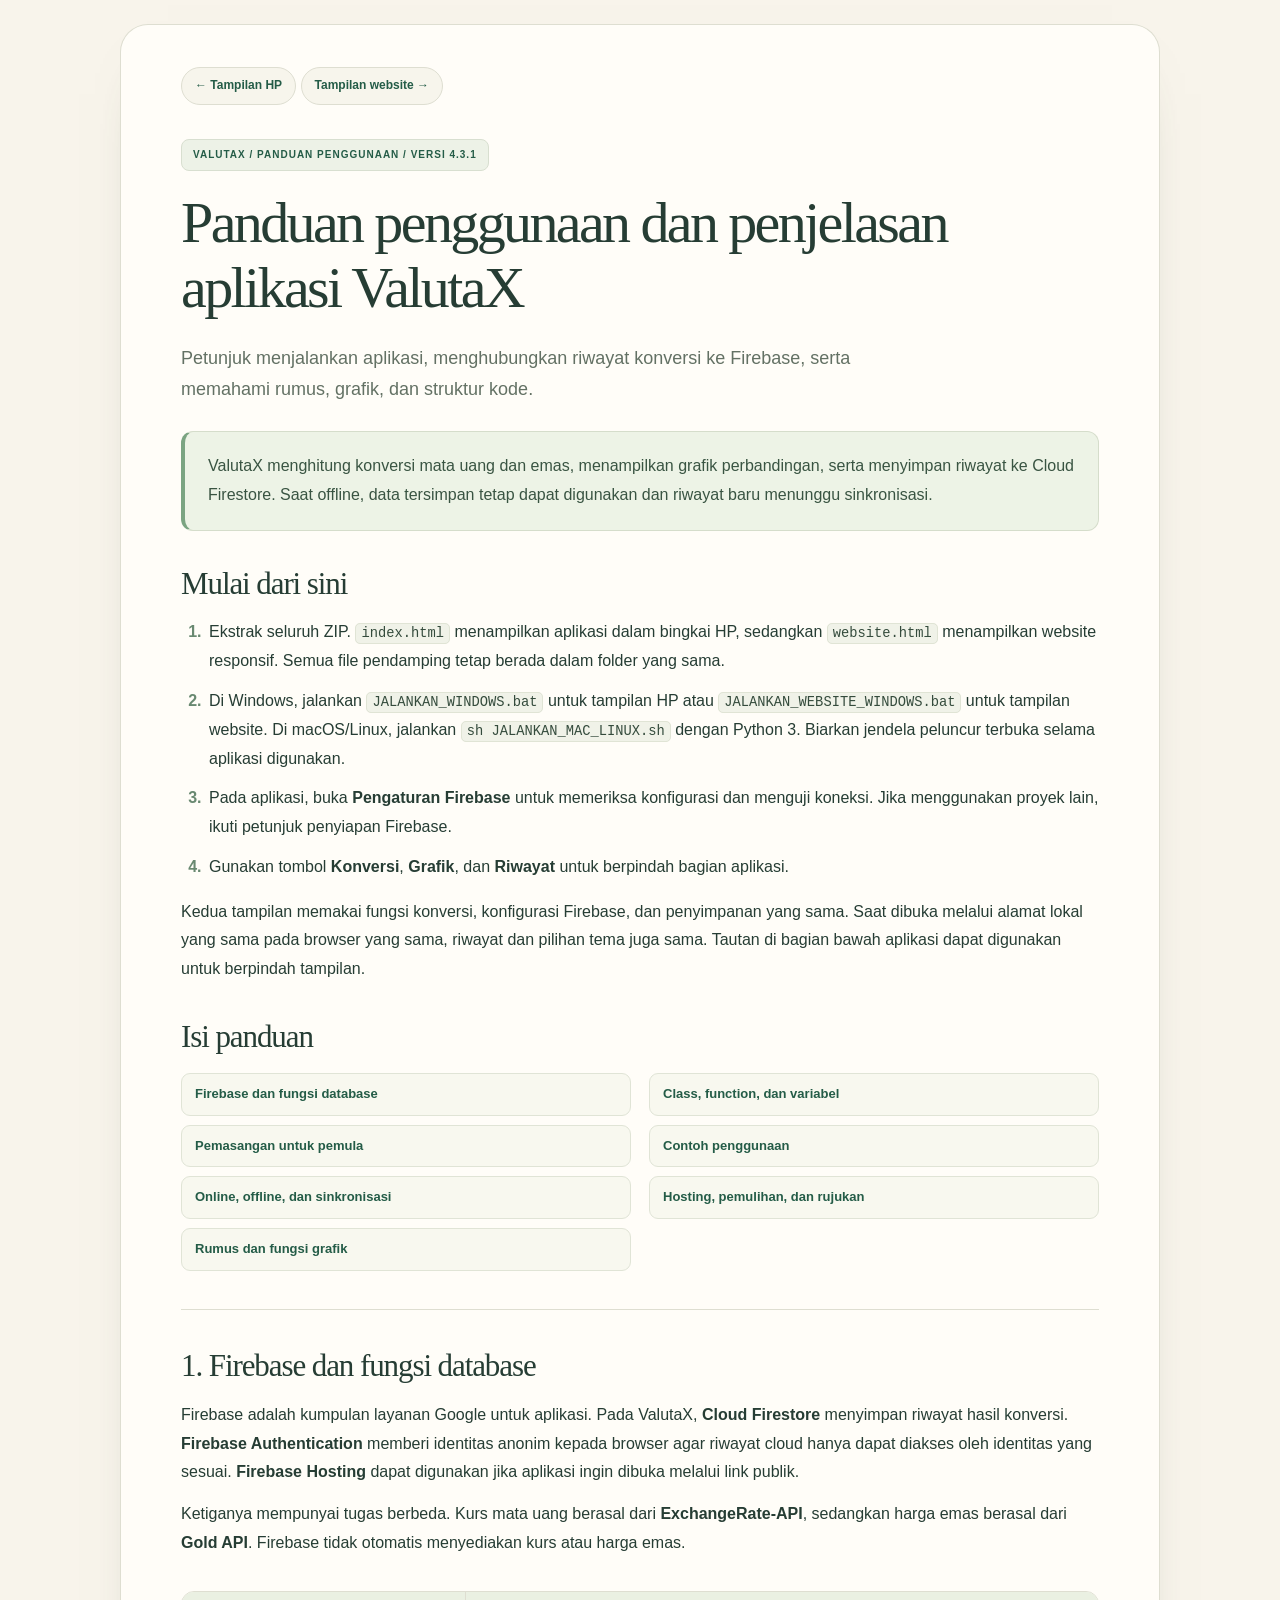
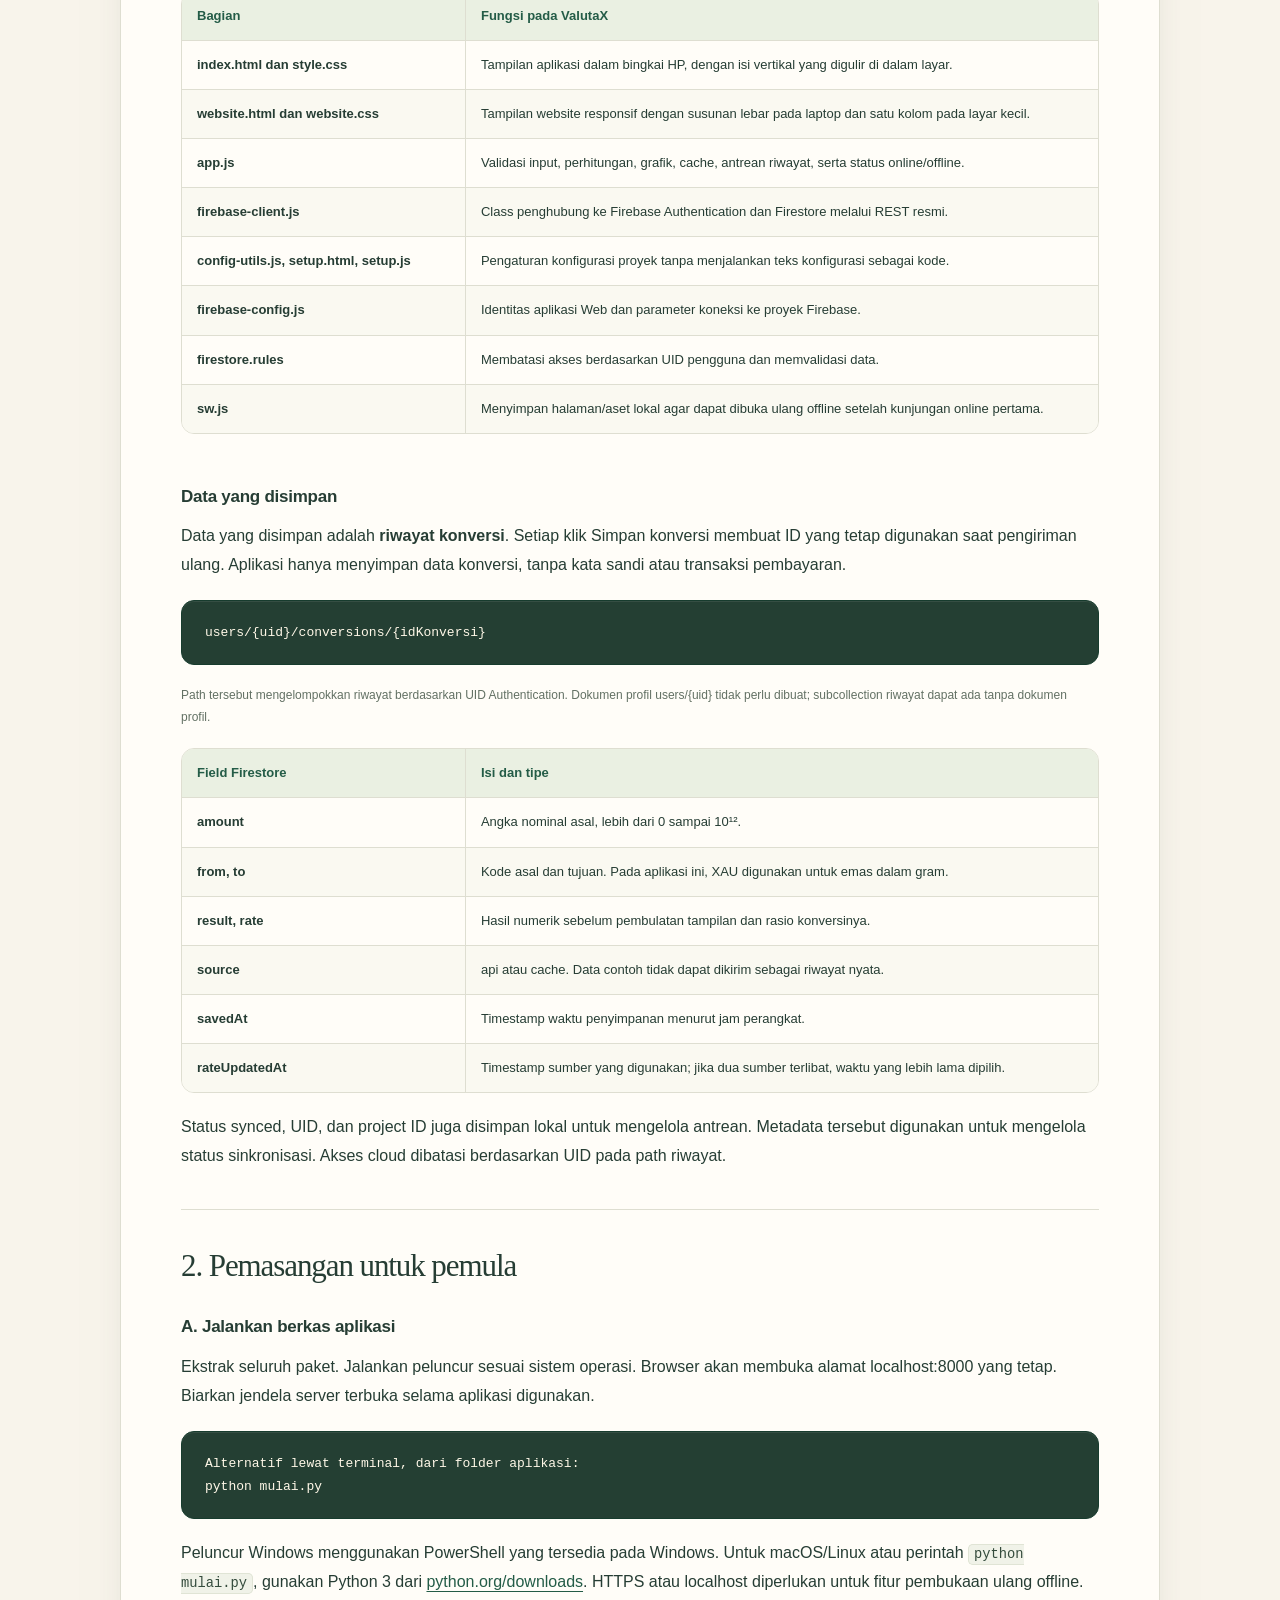
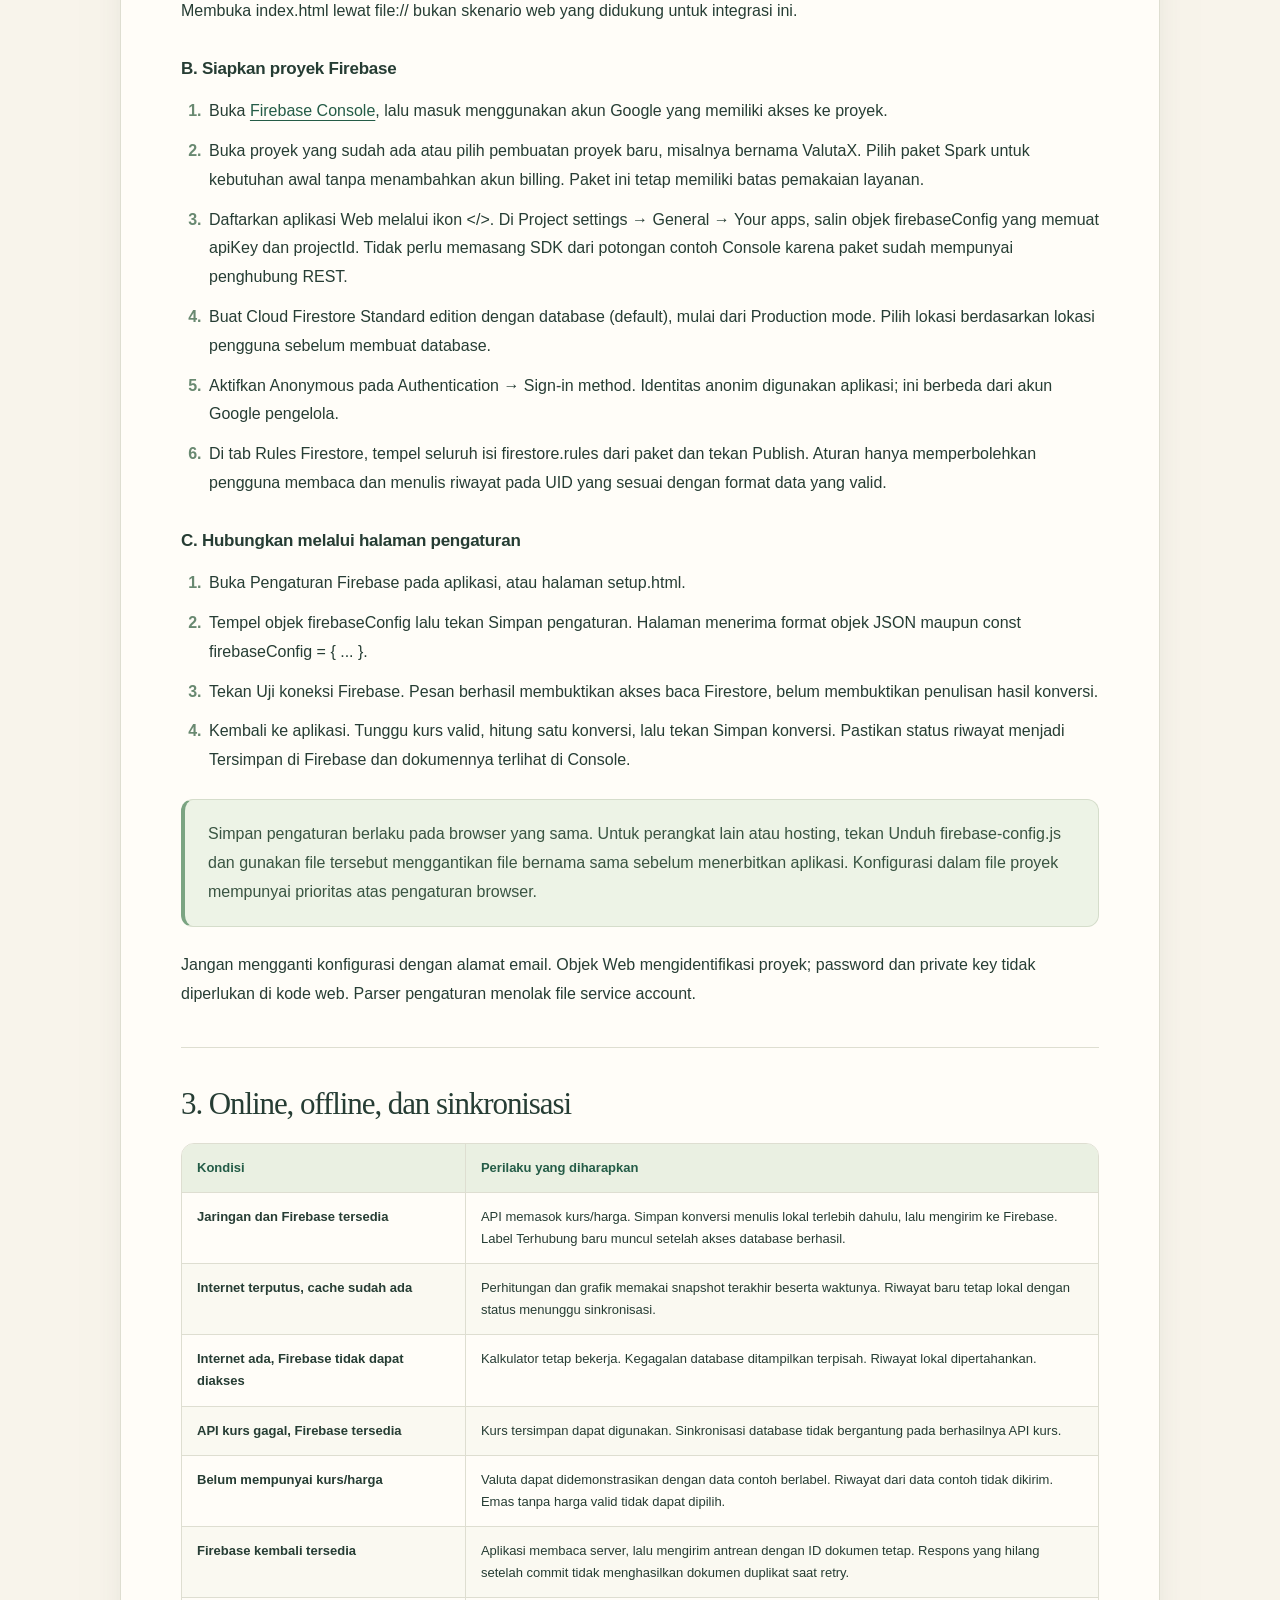
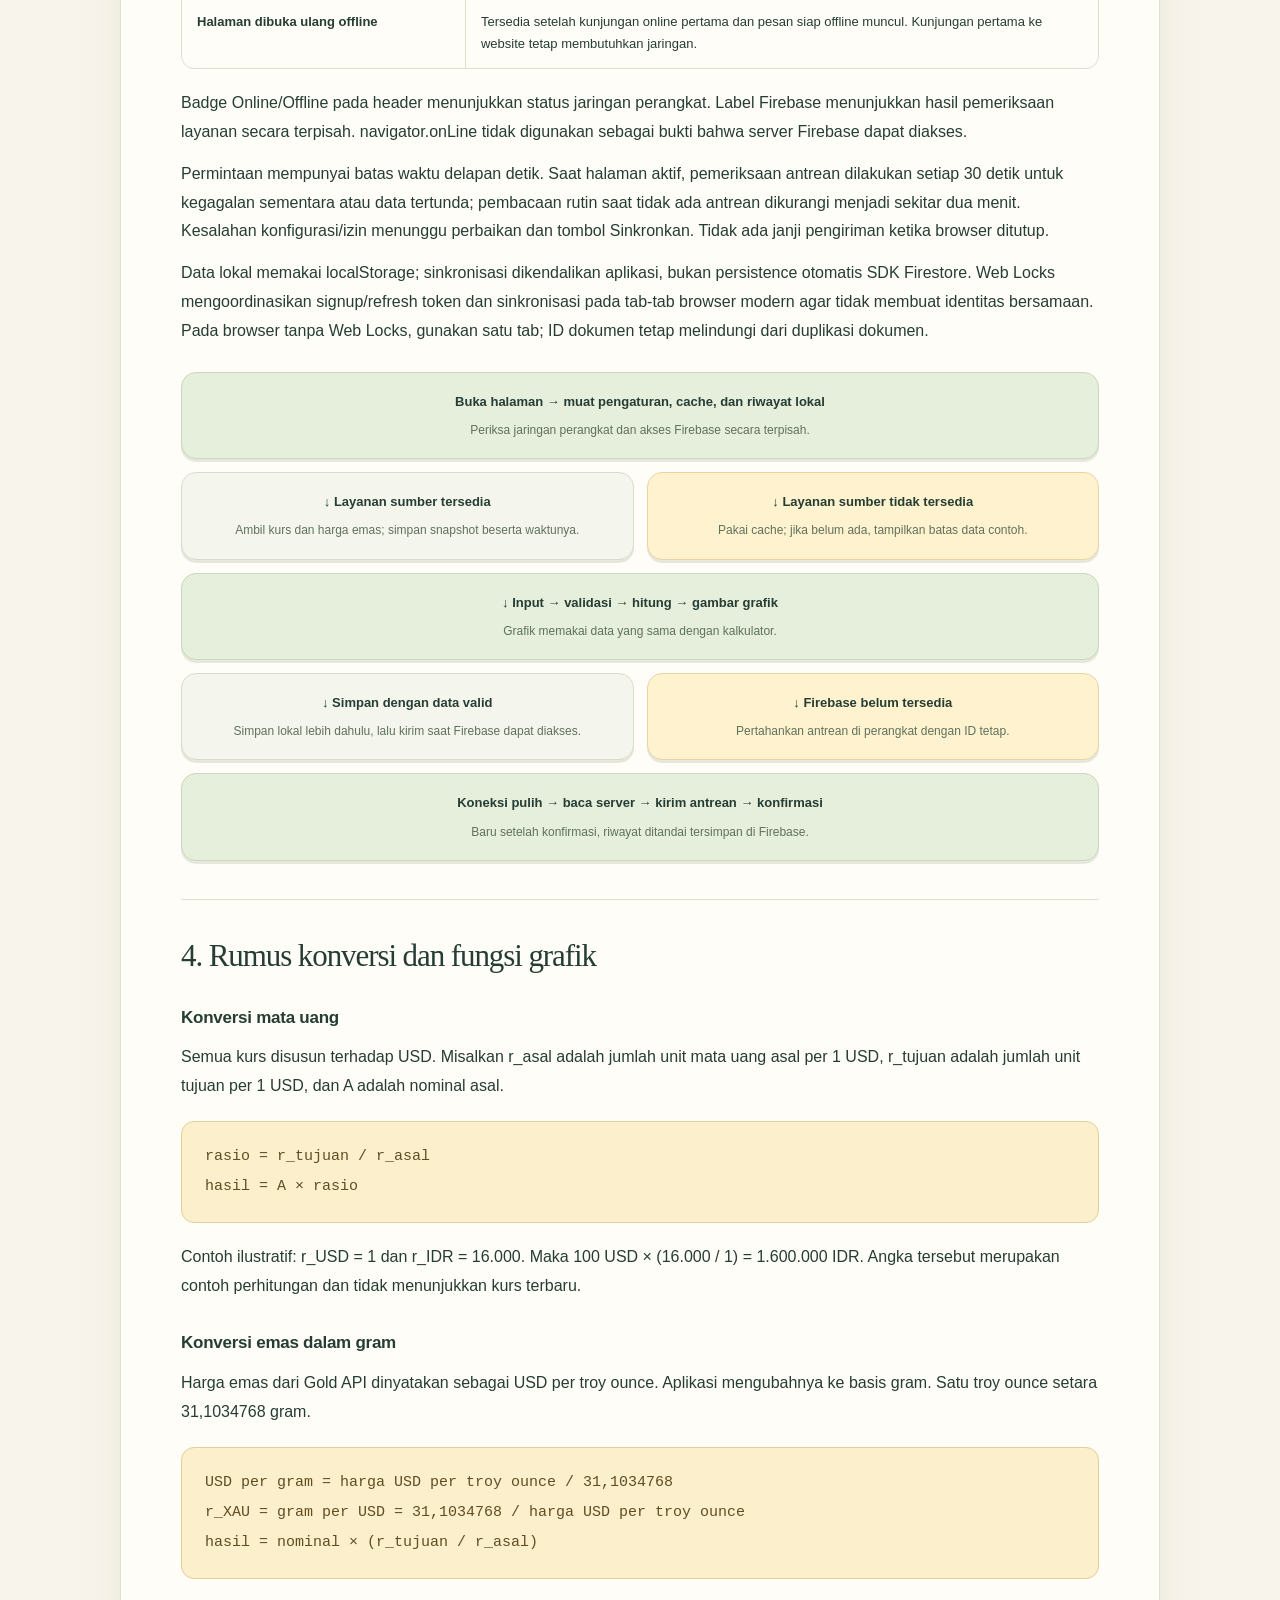
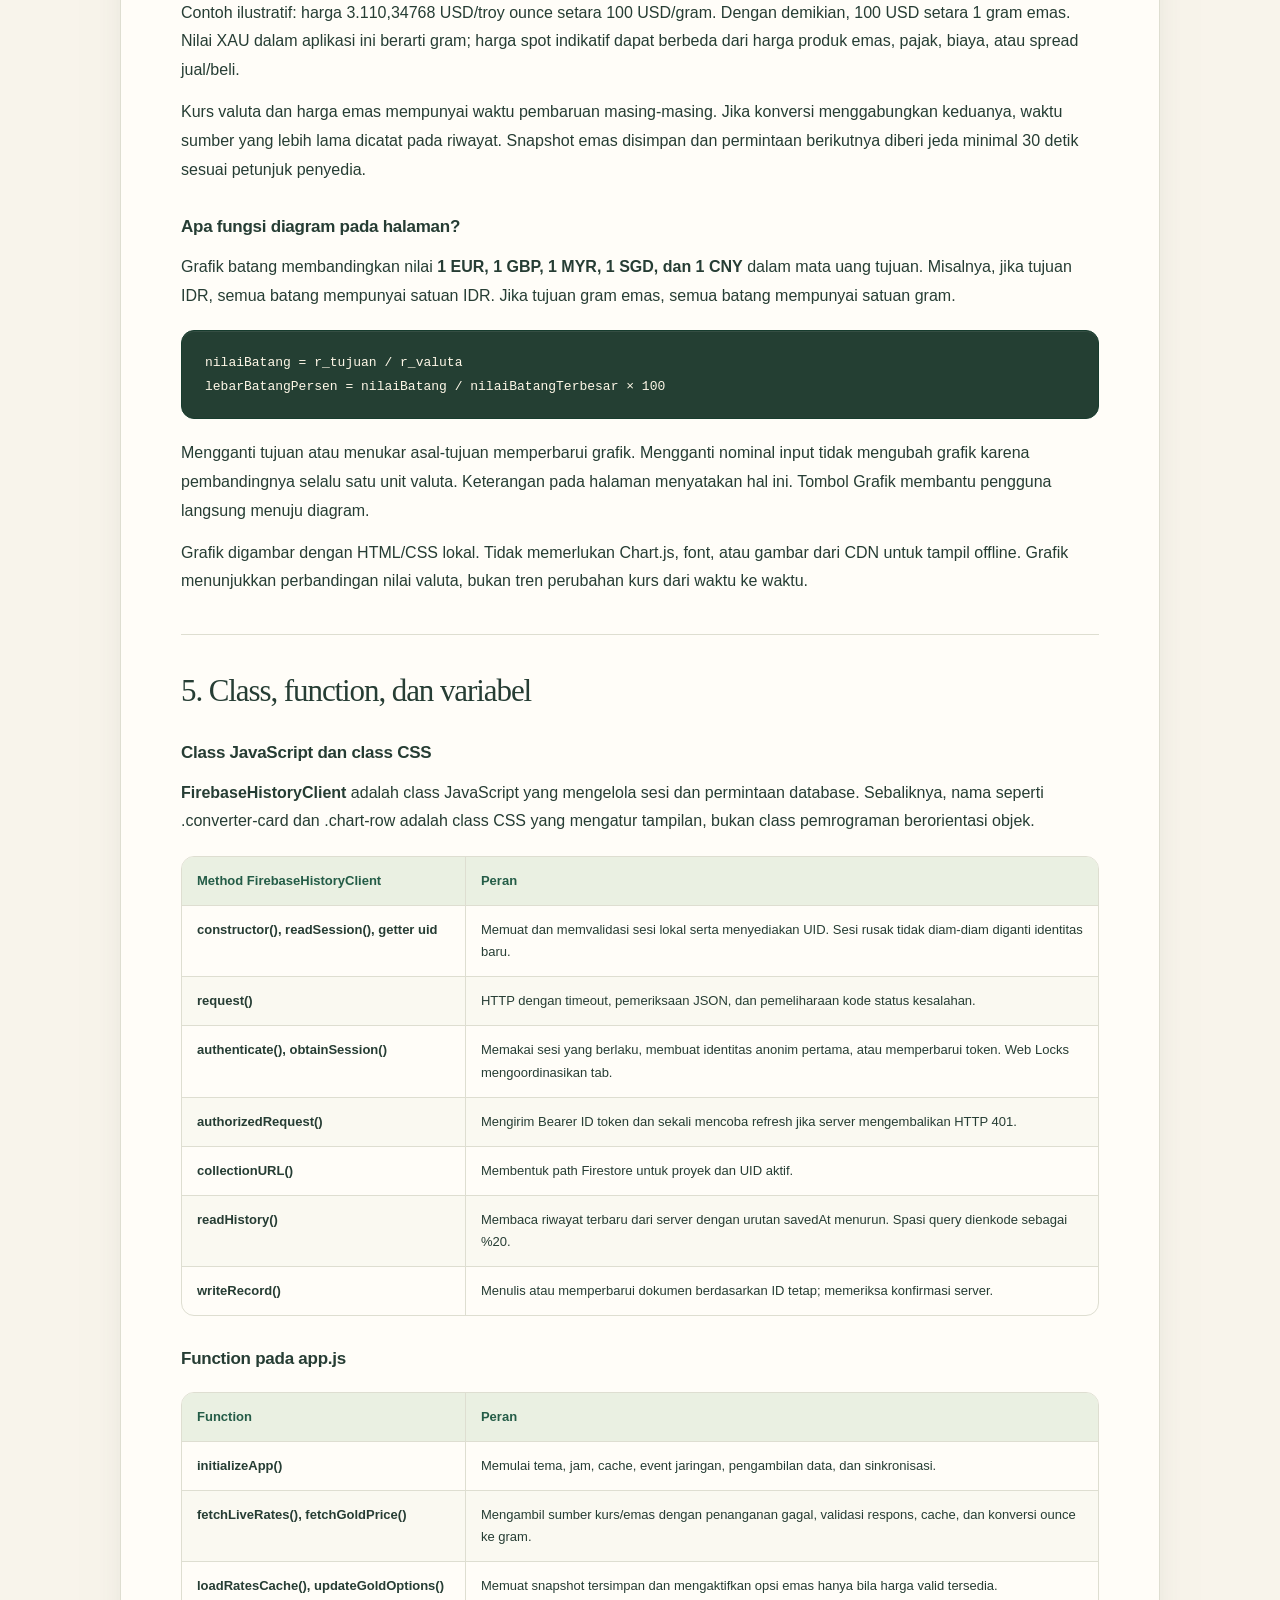
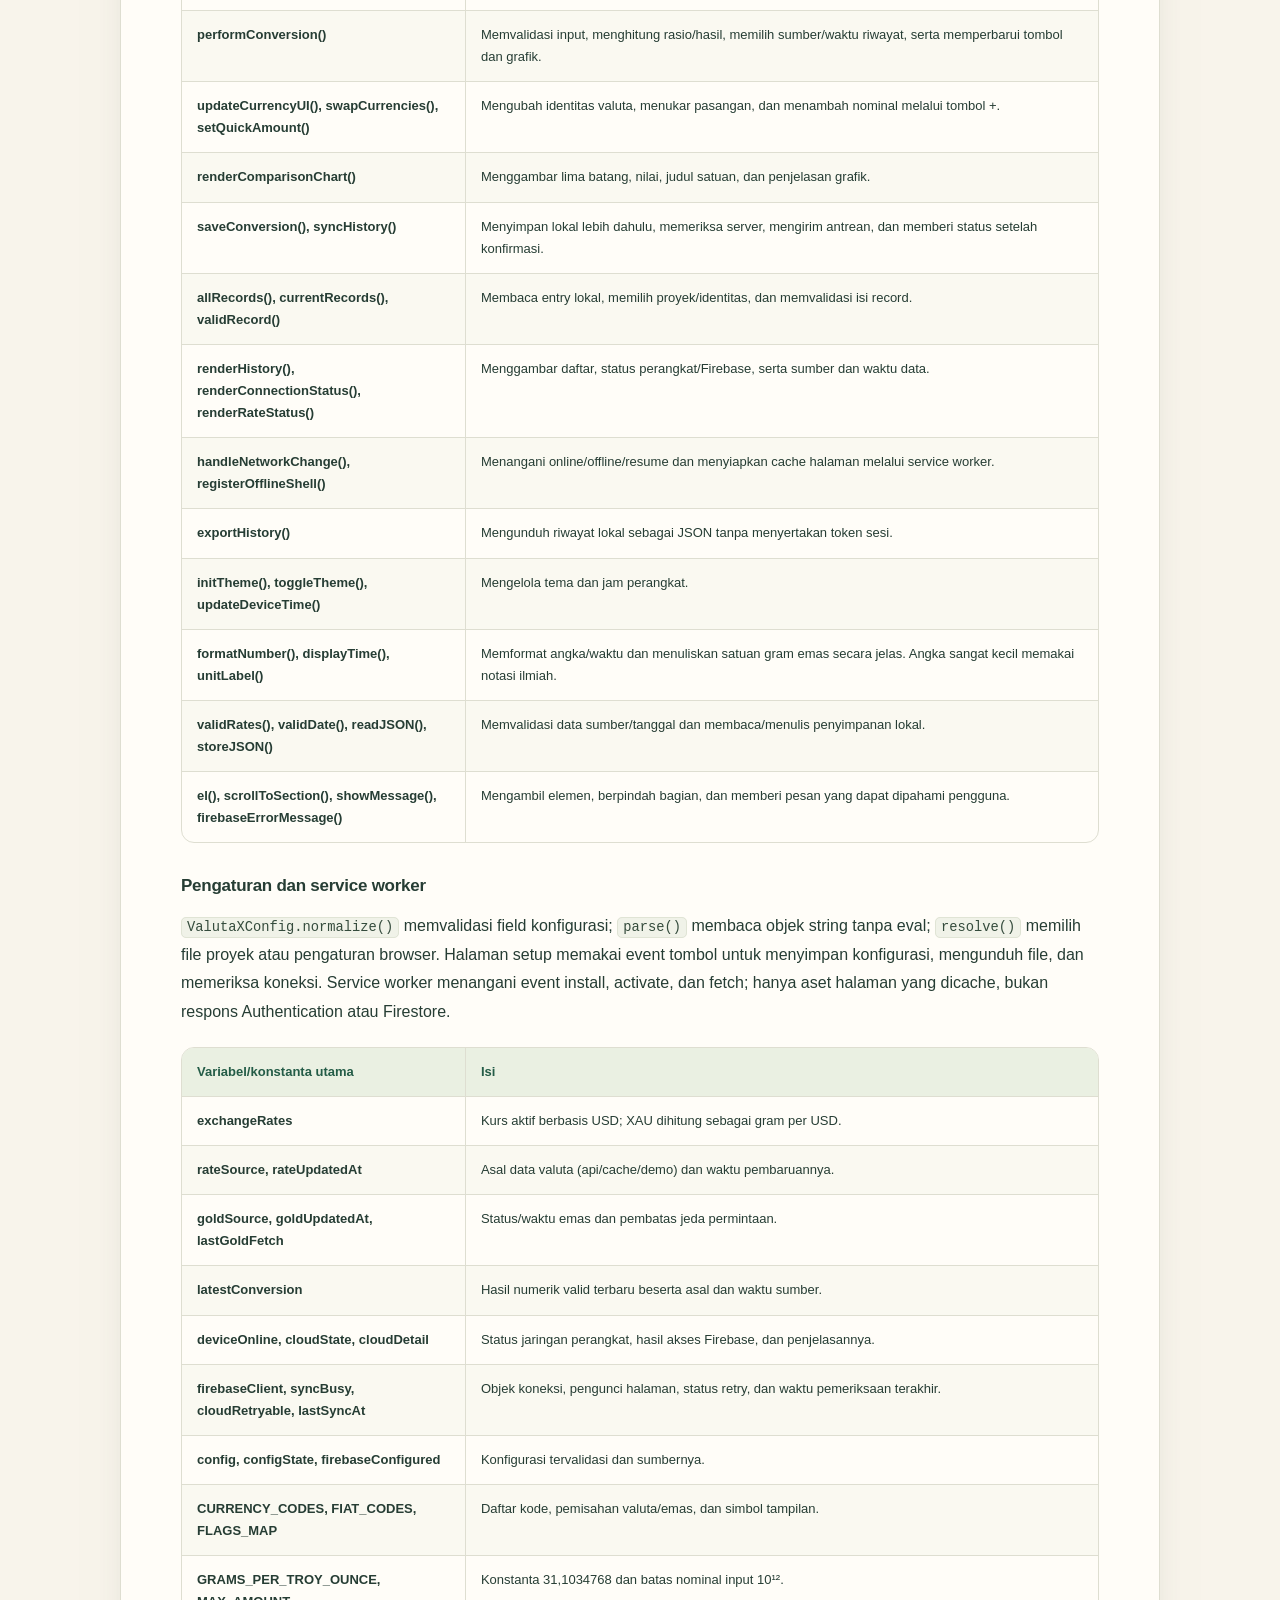
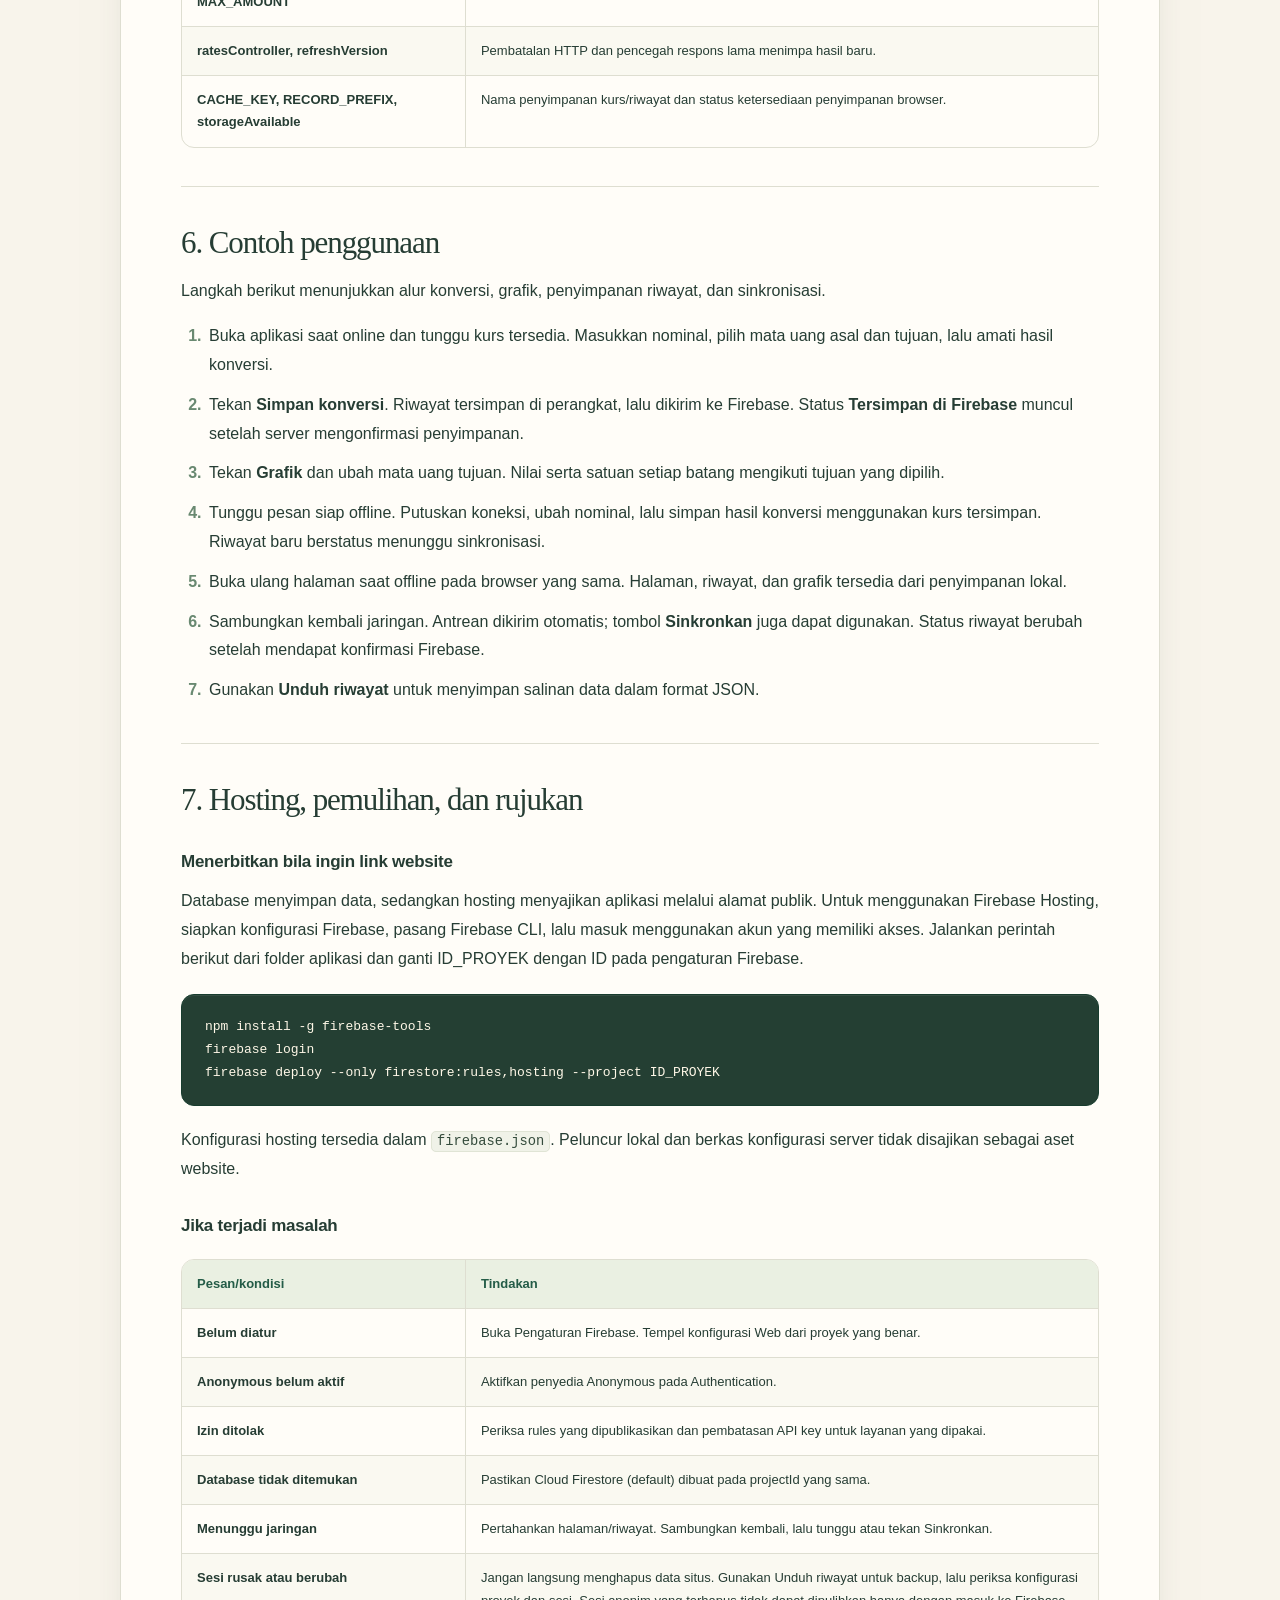
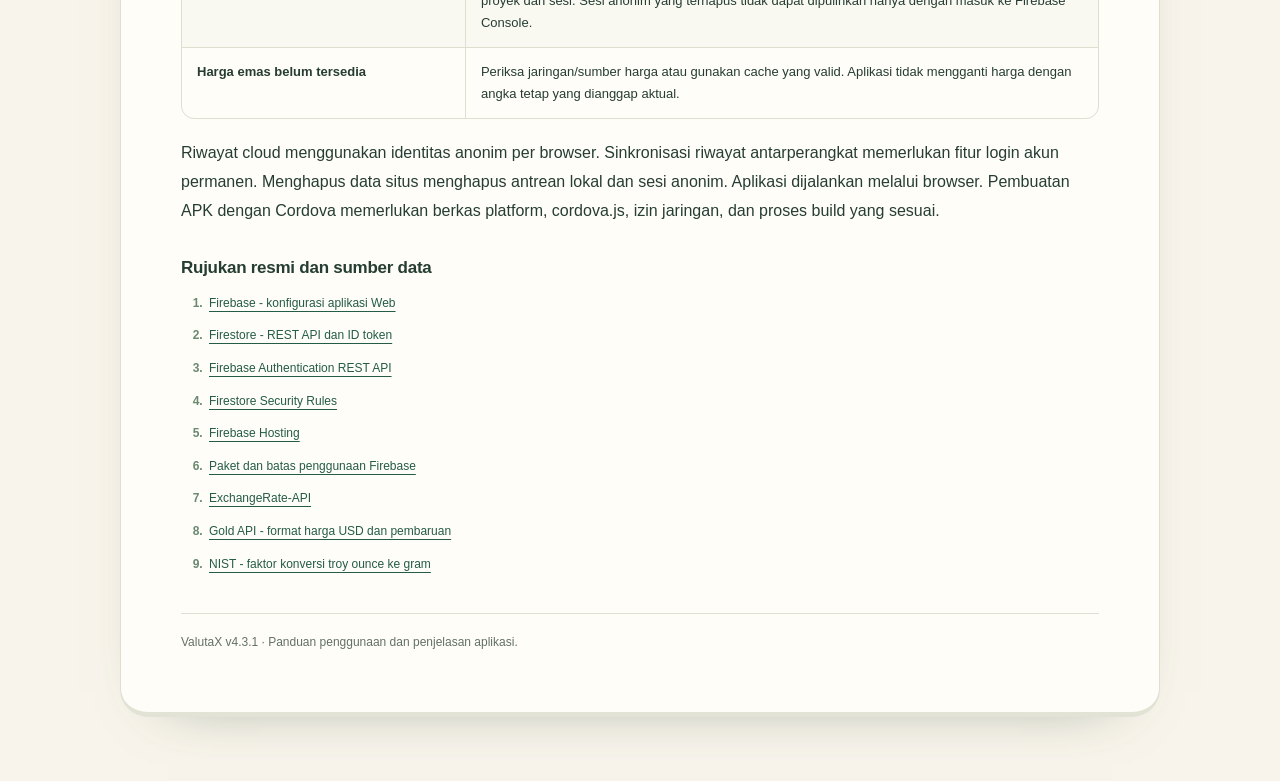
<file: PANDUAN.html>
<!doctype html>
<html lang="id"><head><meta charset="utf-8"><meta name="viewport" content="width=device-width,initial-scale=1">
<title>Panduan Lengkap ValutaX dan Firebase</title>
<style>

:root{color-scheme:light;--paper:#f8f4eb;--ink:#263d34;--green:#245c47;--muted:#637164;--line:#deded1;--coral:#e99a83;--butter:#f2d67d}
*{box-sizing:border-box}
html{scroll-behavior:smooth;scroll-padding-top:24px}
body{margin:0;padding:24px 22px 64px;background:var(--paper);color:var(--ink);font:16px/1.8 "Segoe UI",Arial,sans-serif}
main{max-width:1040px;margin:0 auto;padding:42px 60px 58px;background:#fffdf8;border:1px solid var(--line);border-bottom:5px solid #e2e3d4;border-radius:28px;box-shadow:0 22px 60px -48px #314b36aa}
a{color:var(--green);text-underline-offset:4px;text-decoration-thickness:1px}
a:hover{text-decoration-thickness:2px}
.back{display:inline-flex;align-items:center;min-height:38px;padding:5px 13px;border:1px solid var(--line);border-radius:999px;background:#f7f5ec;font-size:12px;font-weight:650;text-decoration:none}
.back:hover{background:#edf0e4;text-decoration:none}
.eyebrow{display:table;margin:34px 0 20px;padding:6px 11px;border:1px solid #d8dfd0;border-radius:8px;background:#edf2e7;color:var(--green);font-size:10px;font-weight:750;letter-spacing:.1em}
h1{max-width:780px;margin:0 0 22px;font:normal clamp(38px,5vw,58px)/1.12 Georgia,"Times New Roman",serif;letter-spacing:-.045em}
h2{margin:34px 0 16px;font:normal 31px/1.22 Georgia,"Times New Roman",serif;letter-spacing:-.035em}
h3{margin:30px 0 12px;font-size:17px;line-height:1.5;font-weight:700;letter-spacing:-.015em}
p{margin:13px 0}
.lead{max-width:750px;margin-bottom:25px;color:var(--muted);font-size:18px;line-height:1.75}
.note{margin:24px 0;padding:20px 23px;border:1px solid #d5ddcb;border-left:4px solid #7ba482;border-radius:12px;background:#edf3e6;color:#395442}
.amber{border-color:#e5ce98;border-left-color:#ca9b4d;background:#fff2ce}
.muted,.small{color:var(--muted)}
.small{font-size:12px;line-height:1.8}
.chapter{margin-top:38px;padding-top:12px;border-top:1px solid var(--line)}
.chapter>h2{margin-top:25px}
table{width:100%;border-collapse:separate;border-spacing:0;margin:20px 0;border:1px solid var(--line);border-radius:13px;overflow:hidden;font-size:13px;line-height:1.7}
td,th{padding:13px 15px;vertical-align:top;text-align:left;border-right:1px solid var(--line);border-bottom:1px solid var(--line);overflow-wrap:anywhere}
td:last-child,th:last-child{border-right:0}
tbody tr:last-child td{border-bottom:0}
th{background:#eaf0e2;color:var(--green);font-weight:700}
td:first-child{width:31%;font-weight:550}
tbody tr:nth-child(even) td{background:#faf9f1}
code{padding:2px 5px;border:1px solid #e0e4d5;border-radius:5px;background:#f0f2e8;color:#344b3c;font:.86em/1.6 Consolas,"Courier New",monospace;overflow-wrap:anywhere}
pre{white-space:pre-wrap;overflow-wrap:anywhere;margin:20px 0;padding:20px 23px;border:1px solid #173c2e;border-radius:13px;background:#243f33;color:#fff8e8;box-shadow:inset 0 1px 0 #ffffff14;font:13px/1.8 Consolas,"Courier New",monospace}
pre code{padding:0;border:0;border-radius:0;background:transparent;color:inherit;font:inherit}
.formula{border-color:#e0cf98;background:#fbefcc;color:#614d22;font-size:15px;line-height:2}
li{margin:11px 0;padding-left:3px}
li::marker{color:#698971;font-weight:650}
ul,ol{padding-left:25px}
.table-wrap{overflow:auto}
.flow{display:grid;grid-template-columns:1fr 1fr;gap:13px;margin:26px 0;text-align:center}
.flow>div{padding:18px 16px;border:1px solid #d7ddcc;border-radius:15px;background:#f4f6ed;box-shadow:0 3px 0 #e5e8da;font-size:13px;line-height:1.7}
.flow .wide{grid-column:1/-1;border-color:#c9d7bf;background:#e6eedc}
.flow .offline{border-color:#e7d4a4;background:#fff2ce}
.flow strong,.flow small{display:block}
.flow strong{font-weight:650}
.flow small{margin-top:7px;color:#60715d;font-size:12px}
.toc{columns:2;column-gap:18px;margin:17px 0 30px;padding:0;list-style:none}
.toc li{margin:0 0 9px;padding:0;break-inside:avoid}
.toc a{display:block;padding:10px 13px;border:1px solid #e0e4d6;border-radius:9px;background:#f8f8ef;font-size:13px;line-height:1.6;font-weight:600;text-decoration:none}
.toc a:hover{border-color:#b6c8ab;background:#edf2e5}
footer{margin-top:38px;padding-top:18px;border-top:1px solid var(--line);color:var(--muted);font-size:12px}
:focus-visible{outline:3px solid #d79c55;outline-offset:4px}
@media(max-width:760px){body{padding:0;background:#fffdf8}main{padding:28px 24px 44px;border:0;border-radius:0;box-shadow:none}h1{font-size:43px}h2{font-size:28px}.eyebrow{margin-top:29px}.lead{font-size:17px}td,th{padding:10px;font-size:12px}.note{padding:17px 18px}.toc{columns:1}.chapter{margin-top:30px}}
@media(max-width:440px){main{padding:24px 18px 36px}h1{font-size:36px}h2{font-size:26px}body{font-size:15px}td:first-child{width:36%}td,th{padding:9px 8px}.flow{gap:9px}.flow>div{padding:13px 11px;font-size:12px}.flow small{font-size:11px}pre{padding:17px 14px;font-size:12px}.formula{font-size:13px}}
@media(prefers-reduced-motion:reduce){html{scroll-behavior:auto}}
@page{size:A4;margin:19mm 15mm}
@media print{body{padding:0;background:white;font-size:10.5pt;line-height:1.6}main{padding:0;max-width:none;border:0;border-radius:0;background:white;box-shadow:none}.back{display:none}.eyebrow{margin:0 0 12px;padding:4px 8px;font-size:8pt}h1{font-size:30pt;line-height:1.15}h2{font-size:20pt;break-after:avoid}h3{font-size:12pt;break-after:avoid}.chapter{margin-top:20px;padding-top:8px;break-before:auto}#konsep,#kode{break-before:page}p{orphans:3;widows:3}.lead{font-size:12pt}.note{padding:12px 14px}table{font-size:8.8pt;line-height:1.55}td,th{padding:8px; font-size:inherit}tr,.note,.flow,pre{break-inside:avoid}thead{display:table-header-group}.toc{columns:2}.toc a{padding:6px 9px;font-size:9pt}pre{font-size:8.8pt;line-height:1.65}.formula{font-size:10pt}.flow>div{font-size:9pt;padding:10px}.flow small{font-size:8pt}.table-wrap{overflow:visible}footer{font-size:8.5pt}}

</style></head><body><main>
<a class="back" href="index.html">← Tampilan HP</a> <a class="back" href="website.html">Tampilan website →</a>
<p class="eyebrow">VALUTAX / PANDUAN PENGGUNAAN / VERSI 4.3.1</p>
<h1>Panduan penggunaan dan penjelasan aplikasi ValutaX</h1>
<p class="lead">Petunjuk menjalankan aplikasi, menghubungkan riwayat konversi ke Firebase, serta memahami rumus, grafik, dan struktur kode.</p>
<div class="note">ValutaX menghitung konversi mata uang dan emas, menampilkan grafik perbandingan, serta menyimpan riwayat ke Cloud Firestore. Saat offline, data tersimpan tetap dapat digunakan dan riwayat baru menunggu sinkronisasi.</div>
<h2>Mulai dari sini</h2><ol>
<li>Ekstrak seluruh ZIP. <code>index.html</code> menampilkan aplikasi dalam bingkai HP, sedangkan <code>website.html</code> menampilkan website responsif. Semua file pendamping tetap berada dalam folder yang sama.</li>
<li>Di Windows, jalankan <code>JALANKAN_WINDOWS.bat</code> untuk tampilan HP atau <code>JALANKAN_WEBSITE_WINDOWS.bat</code> untuk tampilan website. Di macOS/Linux, jalankan <code>sh JALANKAN_MAC_LINUX.sh</code> dengan Python 3. Biarkan jendela peluncur terbuka selama aplikasi digunakan.</li>
<li>Pada aplikasi, buka <strong>Pengaturan Firebase</strong> untuk memeriksa konfigurasi dan menguji koneksi. Jika menggunakan proyek lain, ikuti petunjuk penyiapan Firebase.</li>
<li>Gunakan tombol <strong>Konversi</strong>, <strong>Grafik</strong>, dan <strong>Riwayat</strong> untuk berpindah bagian aplikasi.</li>
</ol>
<p>Kedua tampilan memakai fungsi konversi, konfigurasi Firebase, dan penyimpanan yang sama. Saat dibuka melalui alamat lokal yang sama pada browser yang sama, riwayat dan pilihan tema juga sama. Tautan di bagian bawah aplikasi dapat digunakan untuk berpindah tampilan.</p>
<h2>Isi panduan</h2><ol class="toc"><li><a href="#konsep">Firebase dan fungsi database</a></li><li><a href="#pasang">Pemasangan untuk pemula</a></li><li><a href="#online">Online, offline, dan sinkronisasi</a></li><li><a href="#rumus">Rumus dan fungsi grafik</a></li><li><a href="#kode">Class, function, dan variabel</a></li><li><a href="#contoh">Contoh penggunaan</a></li><li><a href="#hosting">Hosting, pemulihan, dan rujukan</a></li></ol>
<section class="chapter" id="konsep"><h2>1. Firebase dan fungsi database</h2>
<p>Firebase adalah kumpulan layanan Google untuk aplikasi. Pada ValutaX, <strong>Cloud Firestore</strong> menyimpan riwayat hasil konversi. <strong>Firebase Authentication</strong> memberi identitas anonim kepada browser agar riwayat cloud hanya dapat diakses oleh identitas yang sesuai. <strong>Firebase Hosting</strong> dapat digunakan jika aplikasi ingin dibuka melalui link publik.</p>
<p>Ketiganya mempunyai tugas berbeda. Kurs mata uang berasal dari <strong>ExchangeRate-API</strong>, sedangkan harga emas berasal dari <strong>Gold API</strong>. Firebase tidak otomatis menyediakan kurs atau harga emas.</p>
<div class="table-wrap"><table><thead><tr><th>Bagian</th><th>Fungsi pada ValutaX</th></tr></thead><tbody>
<tr><td>index.html dan style.css</td><td>Tampilan aplikasi dalam bingkai HP, dengan isi vertikal yang digulir di dalam layar.</td></tr><tr><td>website.html dan website.css</td><td>Tampilan website responsif dengan susunan lebar pada laptop dan satu kolom pada layar kecil.</td></tr><tr><td>app.js</td><td>Validasi input, perhitungan, grafik, cache, antrean riwayat, serta status online/offline.</td></tr><tr><td>firebase-client.js</td><td>Class penghubung ke Firebase Authentication dan Firestore melalui REST resmi.</td></tr><tr><td>config-utils.js, setup.html, setup.js</td><td>Pengaturan konfigurasi proyek tanpa menjalankan teks konfigurasi sebagai kode.</td></tr><tr><td>firebase-config.js</td><td>Identitas aplikasi Web dan parameter koneksi ke proyek Firebase.</td></tr><tr><td>firestore.rules</td><td>Membatasi akses berdasarkan UID pengguna dan memvalidasi data.</td></tr><tr><td>sw.js</td><td>Menyimpan halaman/aset lokal agar dapat dibuka ulang offline setelah kunjungan online pertama.</td></tr></tbody></table></div>
<h3>Data yang disimpan</h3><p>Data yang disimpan adalah <strong>riwayat konversi</strong>. Setiap klik Simpan konversi membuat ID yang tetap digunakan saat pengiriman ulang. Aplikasi hanya menyimpan data konversi, tanpa kata sandi atau transaksi pembayaran.</p>
<pre><code>users/{uid}/conversions/{idKonversi}</code></pre>
<p class="small">Path tersebut mengelompokkan riwayat berdasarkan UID Authentication. Dokumen profil users/{uid} tidak perlu dibuat; subcollection riwayat dapat ada tanpa dokumen profil.</p>
<table><thead><tr><th>Field Firestore</th><th>Isi dan tipe</th></tr></thead><tbody>
<tr><td>amount</td><td>Angka nominal asal, lebih dari 0 sampai 10¹².</td></tr><tr><td>from, to</td><td>Kode asal dan tujuan. Pada aplikasi ini, XAU digunakan untuk emas dalam gram.</td></tr><tr><td>result, rate</td><td>Hasil numerik sebelum pembulatan tampilan dan rasio konversinya.</td></tr><tr><td>source</td><td>api atau cache. Data contoh tidak dapat dikirim sebagai riwayat nyata.</td></tr><tr><td>savedAt</td><td>Timestamp waktu penyimpanan menurut jam perangkat.</td></tr><tr><td>rateUpdatedAt</td><td>Timestamp sumber yang digunakan; jika dua sumber terlibat, waktu yang lebih lama dipilih.</td></tr></tbody></table>
<p>Status synced, UID, dan project ID juga disimpan lokal untuk mengelola antrean. Metadata tersebut digunakan untuk mengelola status sinkronisasi. Akses cloud dibatasi berdasarkan UID pada path riwayat.</p></section>
<section class="chapter" id="pasang"><h2>2. Pemasangan untuk pemula</h2>
<h3>A. Jalankan berkas aplikasi</h3><p>Ekstrak seluruh paket. Jalankan peluncur sesuai sistem operasi. Browser akan membuka alamat localhost:8000 yang tetap. Biarkan jendela server terbuka selama aplikasi digunakan.</p><pre><code>Alternatif lewat terminal, dari folder aplikasi:
python mulai.py</code></pre>
<p>Peluncur Windows menggunakan PowerShell yang tersedia pada Windows. Untuk macOS/Linux atau perintah <code>python mulai.py</code>, gunakan Python 3 dari <a href="https://www.python.org/downloads/">python.org/downloads</a>. HTTPS atau localhost diperlukan untuk fitur pembukaan ulang offline. Membuka index.html lewat file:// bukan skenario web yang didukung untuk integrasi ini.</p>
<h3>B. Siapkan proyek Firebase</h3><ol>
<li>Buka <a href="https://console.firebase.google.com/">Firebase Console</a>, lalu masuk menggunakan akun Google yang memiliki akses ke proyek.</li>
<li>Buka proyek yang sudah ada atau pilih pembuatan proyek baru, misalnya bernama ValutaX. Pilih paket Spark untuk kebutuhan awal tanpa menambahkan akun billing. Paket ini tetap memiliki batas pemakaian layanan.</li>
<li>Daftarkan aplikasi Web melalui ikon &lt;/&gt;. Di Project settings → General → Your apps, salin objek firebaseConfig yang memuat apiKey dan projectId. Tidak perlu memasang SDK dari potongan contoh Console karena paket sudah mempunyai penghubung REST.</li>
<li>Buat Cloud Firestore Standard edition dengan database (default), mulai dari Production mode. Pilih lokasi berdasarkan lokasi pengguna sebelum membuat database.</li>
<li>Aktifkan Anonymous pada Authentication → Sign-in method. Identitas anonim digunakan aplikasi; ini berbeda dari akun Google pengelola.</li>
<li>Di tab Rules Firestore, tempel seluruh isi firestore.rules dari paket dan tekan Publish. Aturan hanya memperbolehkan pengguna membaca dan menulis riwayat pada UID yang sesuai dengan format data yang valid.</li>
</ol>
<h3>C. Hubungkan melalui halaman pengaturan</h3><ol>
<li>Buka Pengaturan Firebase pada aplikasi, atau halaman setup.html.</li><li>Tempel objek firebaseConfig lalu tekan Simpan pengaturan. Halaman menerima format objek JSON maupun const firebaseConfig = { ... }.</li><li>Tekan Uji koneksi Firebase. Pesan berhasil membuktikan akses baca Firestore, belum membuktikan penulisan hasil konversi.</li><li>Kembali ke aplikasi. Tunggu kurs valid, hitung satu konversi, lalu tekan Simpan konversi. Pastikan status riwayat menjadi Tersimpan di Firebase dan dokumennya terlihat di Console.</li></ol>
<div class="note">Simpan pengaturan berlaku pada browser yang sama. Untuk perangkat lain atau hosting, tekan Unduh firebase-config.js dan gunakan file tersebut menggantikan file bernama sama sebelum menerbitkan aplikasi. Konfigurasi dalam file proyek mempunyai prioritas atas pengaturan browser.</div>
<p>Jangan mengganti konfigurasi dengan alamat email. Objek Web mengidentifikasi proyek; password dan private key tidak diperlukan di kode web. Parser pengaturan menolak file service account.</p></section>
<section class="chapter" id="online"><h2>3. Online, offline, dan sinkronisasi</h2>
<table><thead><tr><th>Kondisi</th><th>Perilaku yang diharapkan</th></tr></thead><tbody>
<tr><td>Jaringan dan Firebase tersedia</td><td>API memasok kurs/harga. Simpan konversi menulis lokal terlebih dahulu, lalu mengirim ke Firebase. Label Terhubung baru muncul setelah akses database berhasil.</td></tr>
<tr><td>Internet terputus, cache sudah ada</td><td>Perhitungan dan grafik memakai snapshot terakhir beserta waktunya. Riwayat baru tetap lokal dengan status menunggu sinkronisasi.</td></tr>
<tr><td>Internet ada, Firebase tidak dapat diakses</td><td>Kalkulator tetap bekerja. Kegagalan database ditampilkan terpisah. Riwayat lokal dipertahankan.</td></tr>
<tr><td>API kurs gagal, Firebase tersedia</td><td>Kurs tersimpan dapat digunakan. Sinkronisasi database tidak bergantung pada berhasilnya API kurs.</td></tr>
<tr><td>Belum mempunyai kurs/harga</td><td>Valuta dapat didemonstrasikan dengan data contoh berlabel. Riwayat dari data contoh tidak dikirim. Emas tanpa harga valid tidak dapat dipilih.</td></tr>
<tr><td>Firebase kembali tersedia</td><td>Aplikasi membaca server, lalu mengirim antrean dengan ID dokumen tetap. Respons yang hilang setelah commit tidak menghasilkan dokumen duplikat saat retry.</td></tr>
<tr><td>Halaman dibuka ulang offline</td><td>Tersedia setelah kunjungan online pertama dan pesan siap offline muncul. Kunjungan pertama ke website tetap membutuhkan jaringan.</td></tr>
</tbody></table>
<p>Badge Online/Offline pada header menunjukkan status jaringan perangkat. Label Firebase menunjukkan hasil pemeriksaan layanan secara terpisah. navigator.onLine tidak digunakan sebagai bukti bahwa server Firebase dapat diakses.</p>
<p>Permintaan mempunyai batas waktu delapan detik. Saat halaman aktif, pemeriksaan antrean dilakukan setiap 30 detik untuk kegagalan sementara atau data tertunda; pembacaan rutin saat tidak ada antrean dikurangi menjadi sekitar dua menit. Kesalahan konfigurasi/izin menunggu perbaikan dan tombol Sinkronkan. Tidak ada janji pengiriman ketika browser ditutup.</p>
<p>Data lokal memakai localStorage; sinkronisasi dikendalikan aplikasi, bukan persistence otomatis SDK Firestore. Web Locks mengoordinasikan signup/refresh token dan sinkronisasi pada tab-tab browser modern agar tidak membuat identitas bersamaan. Pada browser tanpa Web Locks, gunakan satu tab; ID dokumen tetap melindungi dari duplikasi dokumen.</p>
<div class="flow" role="img" aria-label="Alur aplikasi bercabang berdasarkan jaringan dan akses Firebase.">
<div class="wide"><strong>Buka halaman → muat pengaturan, cache, dan riwayat lokal</strong><small>Periksa jaringan perangkat dan akses Firebase secara terpisah.</small></div>
<div><strong>↓ Layanan sumber tersedia</strong><small>Ambil kurs dan harga emas; simpan snapshot beserta waktunya.</small></div>
<div class="offline"><strong>↓ Layanan sumber tidak tersedia</strong><small>Pakai cache; jika belum ada, tampilkan batas data contoh.</small></div>
<div class="wide"><strong>↓ Input → validasi → hitung → gambar grafik</strong><small>Grafik memakai data yang sama dengan kalkulator.</small></div>
<div><strong>↓ Simpan dengan data valid</strong><small>Simpan lokal lebih dahulu, lalu kirim saat Firebase dapat diakses.</small></div>
<div class="offline"><strong>↓ Firebase belum tersedia</strong><small>Pertahankan antrean di perangkat dengan ID tetap.</small></div>
<div class="wide"><strong>Koneksi pulih → baca server → kirim antrean → konfirmasi</strong><small>Baru setelah konfirmasi, riwayat ditandai tersimpan di Firebase.</small></div></div>
</section>
<section class="chapter" id="rumus"><h2>4. Rumus konversi dan fungsi grafik</h2>
<h3>Konversi mata uang</h3><p>Semua kurs disusun terhadap USD. Misalkan r_asal adalah jumlah unit mata uang asal per 1 USD, r_tujuan adalah jumlah unit tujuan per 1 USD, dan A adalah nominal asal.</p>
<pre class="formula"><code>rasio = r_tujuan / r_asal
hasil = A × rasio</code></pre>
<p>Contoh ilustratif: r_USD = 1 dan r_IDR = 16.000. Maka 100 USD × (16.000 / 1) = 1.600.000 IDR. Angka tersebut merupakan contoh perhitungan dan tidak menunjukkan kurs terbaru.</p>
<h3>Konversi emas dalam gram</h3><p>Harga emas dari Gold API dinyatakan sebagai USD per troy ounce. Aplikasi mengubahnya ke basis gram. Satu troy ounce setara 31,1034768 gram.</p>
<pre class="formula"><code>USD per gram = harga USD per troy ounce / 31,1034768
r_XAU = gram per USD = 31,1034768 / harga USD per troy ounce
hasil = nominal × (r_tujuan / r_asal)</code></pre>
<p>Contoh ilustratif: harga 3.110,34768 USD/troy ounce setara 100 USD/gram. Dengan demikian, 100 USD setara 1 gram emas. Nilai XAU dalam aplikasi ini berarti gram; harga spot indikatif dapat berbeda dari harga produk emas, pajak, biaya, atau spread jual/beli.</p>
<p>Kurs valuta dan harga emas mempunyai waktu pembaruan masing-masing. Jika konversi menggabungkan keduanya, waktu sumber yang lebih lama dicatat pada riwayat. Snapshot emas disimpan dan permintaan berikutnya diberi jeda minimal 30 detik sesuai petunjuk penyedia.</p>
<h3>Apa fungsi diagram pada halaman?</h3><p>Grafik batang membandingkan nilai <strong>1 EUR, 1 GBP, 1 MYR, 1 SGD, dan 1 CNY</strong> dalam mata uang tujuan. Misalnya, jika tujuan IDR, semua batang mempunyai satuan IDR. Jika tujuan gram emas, semua batang mempunyai satuan gram.</p>
<pre><code>nilaiBatang = r_tujuan / r_valuta
lebarBatangPersen = nilaiBatang / nilaiBatangTerbesar × 100</code></pre>
<p>Mengganti tujuan atau menukar asal-tujuan memperbarui grafik. Mengganti nominal input tidak mengubah grafik karena pembandingnya selalu satu unit valuta. Keterangan pada halaman menyatakan hal ini. Tombol Grafik membantu pengguna langsung menuju diagram.</p>
<p>Grafik digambar dengan HTML/CSS lokal. Tidak memerlukan Chart.js, font, atau gambar dari CDN untuk tampil offline. Grafik menunjukkan perbandingan nilai valuta, bukan tren perubahan kurs dari waktu ke waktu.</p></section>
<section class="chapter" id="kode"><h2>5. Class, function, dan variabel</h2>
<h3>Class JavaScript dan class CSS</h3><p><strong>FirebaseHistoryClient</strong> adalah class JavaScript yang mengelola sesi dan permintaan database. Sebaliknya, nama seperti .converter-card dan .chart-row adalah class CSS yang mengatur tampilan, bukan class pemrograman berorientasi objek.</p>
<table><thead><tr><th>Method FirebaseHistoryClient</th><th>Peran</th></tr></thead><tbody>
<tr><td>constructor(), readSession(), getter uid</td><td>Memuat dan memvalidasi sesi lokal serta menyediakan UID. Sesi rusak tidak diam-diam diganti identitas baru.</td></tr>
<tr><td>request()</td><td>HTTP dengan timeout, pemeriksaan JSON, dan pemeliharaan kode status kesalahan.</td></tr>
<tr><td>authenticate(), obtainSession()</td><td>Memakai sesi yang berlaku, membuat identitas anonim pertama, atau memperbarui token. Web Locks mengoordinasikan tab.</td></tr>
<tr><td>authorizedRequest()</td><td>Mengirim Bearer ID token dan sekali mencoba refresh jika server mengembalikan HTTP 401.</td></tr>
<tr><td>collectionURL()</td><td>Membentuk path Firestore untuk proyek dan UID aktif.</td></tr>
<tr><td>readHistory()</td><td>Membaca riwayat terbaru dari server dengan urutan savedAt menurun. Spasi query dienkode sebagai %20.</td></tr>
<tr><td>writeRecord()</td><td>Menulis atau memperbarui dokumen berdasarkan ID tetap; memeriksa konfirmasi server.</td></tr>
</tbody></table>
<h3>Function pada app.js</h3><table><thead><tr><th>Function</th><th>Peran</th></tr></thead><tbody>
<tr><td>initializeApp()</td><td>Memulai tema, jam, cache, event jaringan, pengambilan data, dan sinkronisasi.</td></tr>
<tr><td>fetchLiveRates(), fetchGoldPrice()</td><td>Mengambil sumber kurs/emas dengan penanganan gagal, validasi respons, cache, dan konversi ounce ke gram.</td></tr>
<tr><td>loadRatesCache(), updateGoldOptions()</td><td>Memuat snapshot tersimpan dan mengaktifkan opsi emas hanya bila harga valid tersedia.</td></tr>
<tr><td>performConversion()</td><td>Memvalidasi input, menghitung rasio/hasil, memilih sumber/waktu riwayat, serta memperbarui tombol dan grafik.</td></tr>
<tr><td>updateCurrencyUI(), swapCurrencies(), setQuickAmount()</td><td>Mengubah identitas valuta, menukar pasangan, dan menambah nominal melalui tombol +.</td></tr>
<tr><td>renderComparisonChart()</td><td>Menggambar lima batang, nilai, judul satuan, dan penjelasan grafik.</td></tr>
<tr><td>saveConversion(), syncHistory()</td><td>Menyimpan lokal lebih dahulu, memeriksa server, mengirim antrean, dan memberi status setelah konfirmasi.</td></tr>
<tr><td>allRecords(), currentRecords(), validRecord()</td><td>Membaca entry lokal, memilih proyek/identitas, dan memvalidasi isi record.</td></tr>
<tr><td>renderHistory(), renderConnectionStatus(), renderRateStatus()</td><td>Menggambar daftar, status perangkat/Firebase, serta sumber dan waktu data.</td></tr>
<tr><td>handleNetworkChange(), registerOfflineShell()</td><td>Menangani online/offline/resume dan menyiapkan cache halaman melalui service worker.</td></tr>
<tr><td>exportHistory()</td><td>Mengunduh riwayat lokal sebagai JSON tanpa menyertakan token sesi.</td></tr>
<tr><td>initTheme(), toggleTheme(), updateDeviceTime()</td><td>Mengelola tema dan jam perangkat.</td></tr>
<tr><td>formatNumber(), displayTime(), unitLabel()</td><td>Memformat angka/waktu dan menuliskan satuan gram emas secara jelas. Angka sangat kecil memakai notasi ilmiah.</td></tr>
<tr><td>validRates(), validDate(), readJSON(), storeJSON()</td><td>Memvalidasi data sumber/tanggal dan membaca/menulis penyimpanan lokal.</td></tr>
<tr><td>el(), scrollToSection(), showMessage(), firebaseErrorMessage()</td><td>Mengambil elemen, berpindah bagian, dan memberi pesan yang dapat dipahami pengguna.</td></tr>
</tbody></table>
<h3>Pengaturan dan service worker</h3><p><code>ValutaXConfig.normalize()</code> memvalidasi field konfigurasi; <code>parse()</code> membaca objek string tanpa eval; <code>resolve()</code> memilih file proyek atau pengaturan browser. Halaman setup memakai event tombol untuk menyimpan konfigurasi, mengunduh file, dan memeriksa koneksi. Service worker menangani event install, activate, dan fetch; hanya aset halaman yang dicache, bukan respons Authentication atau Firestore.</p>
<table><thead><tr><th>Variabel/konstanta utama</th><th>Isi</th></tr></thead><tbody>
<tr><td>exchangeRates</td><td>Kurs aktif berbasis USD; XAU dihitung sebagai gram per USD.</td></tr><tr><td>rateSource, rateUpdatedAt</td><td>Asal data valuta (api/cache/demo) dan waktu pembaruannya.</td></tr><tr><td>goldSource, goldUpdatedAt, lastGoldFetch</td><td>Status/waktu emas dan pembatas jeda permintaan.</td></tr><tr><td>latestConversion</td><td>Hasil numerik valid terbaru beserta asal dan waktu sumber.</td></tr><tr><td>deviceOnline, cloudState, cloudDetail</td><td>Status jaringan perangkat, hasil akses Firebase, dan penjelasannya.</td></tr><tr><td>firebaseClient, syncBusy, cloudRetryable, lastSyncAt</td><td>Objek koneksi, pengunci halaman, status retry, dan waktu pemeriksaan terakhir.</td></tr><tr><td>config, configState, firebaseConfigured</td><td>Konfigurasi tervalidasi dan sumbernya.</td></tr><tr><td>CURRENCY_CODES, FIAT_CODES, FLAGS_MAP</td><td>Daftar kode, pemisahan valuta/emas, dan simbol tampilan.</td></tr><tr><td>GRAMS_PER_TROY_OUNCE, MAX_AMOUNT</td><td>Konstanta 31,1034768 dan batas nominal input 10¹².</td></tr><tr><td>ratesController, refreshVersion</td><td>Pembatalan HTTP dan pencegah respons lama menimpa hasil baru.</td></tr><tr><td>CACHE_KEY, RECORD_PREFIX, storageAvailable</td><td>Nama penyimpanan kurs/riwayat dan status ketersediaan penyimpanan browser.</td></tr></tbody></table>
</section>
<section class="chapter" id="contoh"><h2>6. Contoh penggunaan</h2>
<p>Langkah berikut menunjukkan alur konversi, grafik, penyimpanan riwayat, dan sinkronisasi.</p>
<ol><li>Buka aplikasi saat online dan tunggu kurs tersedia. Masukkan nominal, pilih mata uang asal dan tujuan, lalu amati hasil konversi.</li><li>Tekan <strong>Simpan konversi</strong>. Riwayat tersimpan di perangkat, lalu dikirim ke Firebase. Status <strong>Tersimpan di Firebase</strong> muncul setelah server mengonfirmasi penyimpanan.</li><li>Tekan <strong>Grafik</strong> dan ubah mata uang tujuan. Nilai serta satuan setiap batang mengikuti tujuan yang dipilih.</li><li>Tunggu pesan siap offline. Putuskan koneksi, ubah nominal, lalu simpan hasil konversi menggunakan kurs tersimpan. Riwayat baru berstatus menunggu sinkronisasi.</li><li>Buka ulang halaman saat offline pada browser yang sama. Halaman, riwayat, dan grafik tersedia dari penyimpanan lokal.</li><li>Sambungkan kembali jaringan. Antrean dikirim otomatis; tombol <strong>Sinkronkan</strong> juga dapat digunakan. Status riwayat berubah setelah mendapat konfirmasi Firebase.</li><li>Gunakan <strong>Unduh riwayat</strong> untuk menyimpan salinan data dalam format JSON.</li></ol>
</section>
<section class="chapter" id="hosting"><h2>7. Hosting, pemulihan, dan rujukan</h2>
<h3>Menerbitkan bila ingin link website</h3><p>Database menyimpan data, sedangkan hosting menyajikan aplikasi melalui alamat publik. Untuk menggunakan Firebase Hosting, siapkan konfigurasi Firebase, pasang Firebase CLI, lalu masuk menggunakan akun yang memiliki akses. Jalankan perintah berikut dari folder aplikasi dan ganti ID_PROYEK dengan ID pada pengaturan Firebase.</p>
<pre><code>npm install -g firebase-tools
firebase login
firebase deploy --only firestore:rules,hosting --project ID_PROYEK</code></pre>
<p>Konfigurasi hosting tersedia dalam <code>firebase.json</code>. Peluncur lokal dan berkas konfigurasi server tidak disajikan sebagai aset website.</p>
<h3>Jika terjadi masalah</h3><table><thead><tr><th>Pesan/kondisi</th><th>Tindakan</th></tr></thead><tbody>
<tr><td>Belum diatur</td><td>Buka Pengaturan Firebase. Tempel konfigurasi Web dari proyek yang benar.</td></tr><tr><td>Anonymous belum aktif</td><td>Aktifkan penyedia Anonymous pada Authentication.</td></tr><tr><td>Izin ditolak</td><td>Periksa rules yang dipublikasikan dan pembatasan API key untuk layanan yang dipakai.</td></tr><tr><td>Database tidak ditemukan</td><td>Pastikan Cloud Firestore (default) dibuat pada projectId yang sama.</td></tr><tr><td>Menunggu jaringan</td><td>Pertahankan halaman/riwayat. Sambungkan kembali, lalu tunggu atau tekan Sinkronkan.</td></tr><tr><td>Sesi rusak atau berubah</td><td>Jangan langsung menghapus data situs. Gunakan Unduh riwayat untuk backup, lalu periksa konfigurasi proyek dan sesi. Sesi anonim yang terhapus tidak dapat dipulihkan hanya dengan masuk ke Firebase Console.</td></tr><tr><td>Harga emas belum tersedia</td><td>Periksa jaringan/sumber harga atau gunakan cache yang valid. Aplikasi tidak mengganti harga dengan angka tetap yang dianggap aktual.</td></tr></tbody></table>
<p>Riwayat cloud menggunakan identitas anonim per browser. Sinkronisasi riwayat antarperangkat memerlukan fitur login akun permanen. Menghapus data situs menghapus antrean lokal dan sesi anonim. Aplikasi dijalankan melalui browser. Pembuatan APK dengan Cordova memerlukan berkas platform, cordova.js, izin jaringan, dan proses build yang sesuai.</p>
<h3>Rujukan resmi dan sumber data</h3><ol class="small">
<li><a href="https://firebase.google.com/docs/web/setup">Firebase - konfigurasi aplikasi Web</a></li>
<li><a href="https://firebase.google.com/docs/firestore/use-rest-api">Firestore - REST API dan ID token</a></li>
<li><a href="https://firebase.google.com/docs/reference/rest/auth">Firebase Authentication REST API</a></li>
<li><a href="https://firebase.google.com/docs/firestore/security/rules-conditions">Firestore Security Rules</a></li>
<li><a href="https://firebase.google.com/docs/hosting/quickstart">Firebase Hosting</a></li>
<li><a href="https://firebase.google.com/pricing">Paket dan batas penggunaan Firebase</a></li>
<li><a href="https://www.exchangerate-api.com/">ExchangeRate-API</a></li>
<li><a href="https://gold-api.com/llms.txt">Gold API - format harga USD dan pembaruan</a></li>
<li><a href="https://www.nist.gov/system/files/documents/2018/07/12/07-lr-17-annual-fin.pdf">NIST - faktor konversi troy ounce ke gram</a></li>
</ol><footer>ValutaX v4.3.1 · Panduan penggunaan dan penjelasan aplikasi.</footer></section>
</main></body></html>
</file>
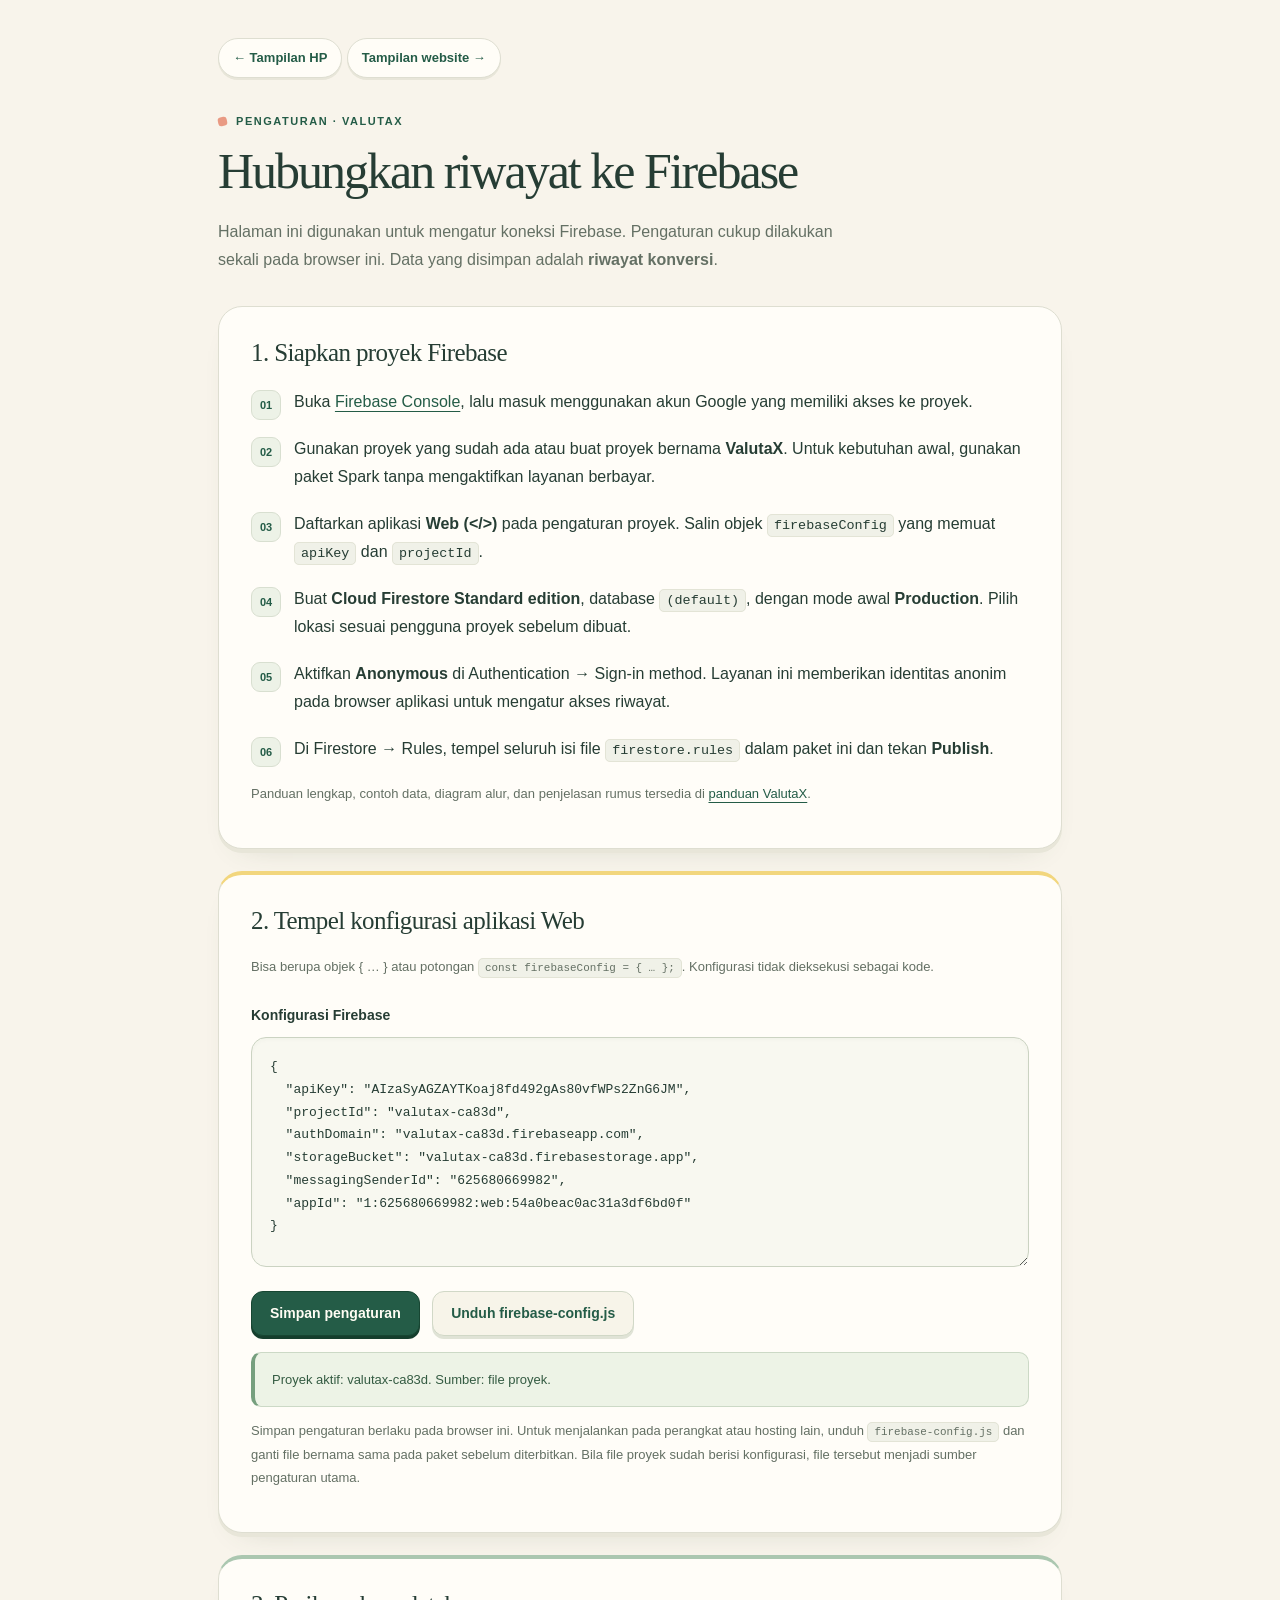
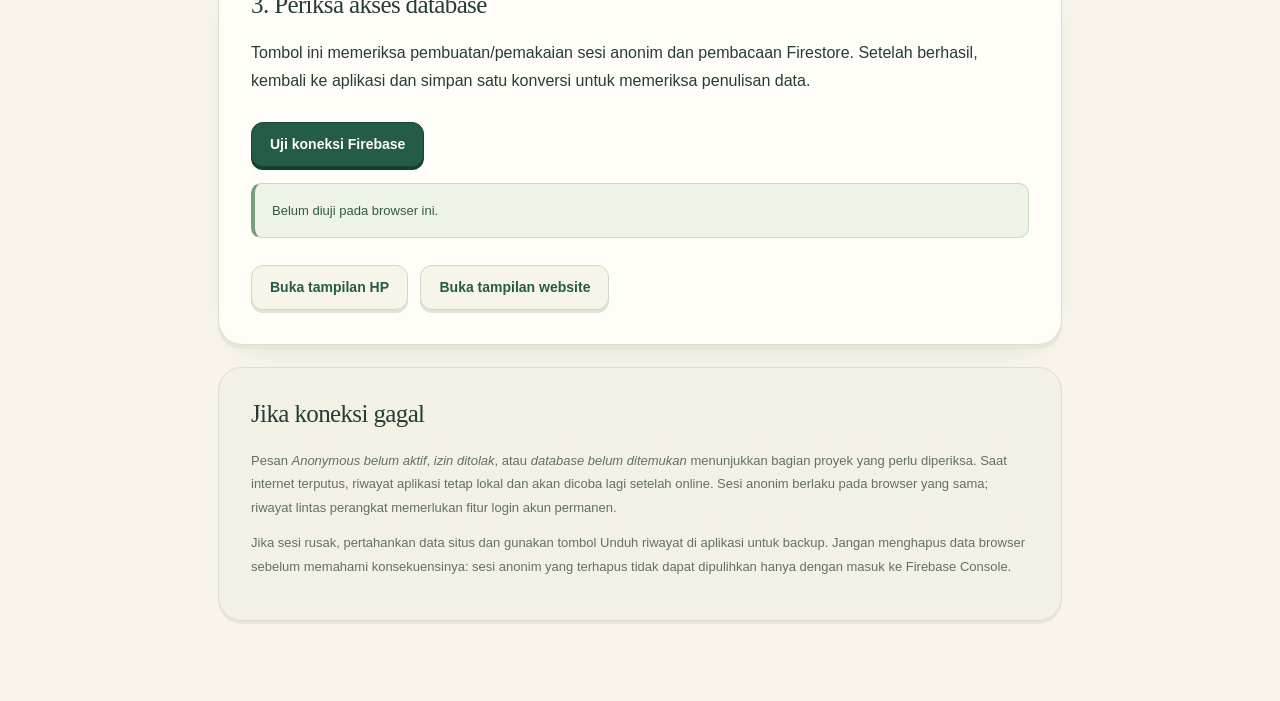
<file: setup.html>
<!doctype html>
<html lang="id"><head><meta charset="utf-8"><meta name="viewport" content="width=device-width,initial-scale=1">
<title>Pengaturan Firebase · ValutaX</title>
<style>

:root{color-scheme:light;--paper:#f8f4eb;--ink:#263d34;--green:#245c47;--muted:#647064;--line:#deded1;--coral:#e99a83;--butter:#f2d67d}
*{box-sizing:border-box}
html{scroll-behavior:smooth}
body{margin:0;background:var(--paper);color:var(--ink);font:16px/1.75 "Segoe UI",Arial,sans-serif}
main{max-width:900px;margin:0 auto;padding:38px 28px 80px}
a{color:var(--green);text-underline-offset:4px;text-decoration-thickness:1px}
a:hover{text-decoration-thickness:2px}
.back-link{display:inline-flex;align-items:center;min-height:40px;padding:6px 14px;border:1px solid var(--line);border-radius:999px;background:#fffdf7;text-decoration:none;font-size:13px;font-weight:650;box-shadow:0 2px 0 #e8e6d9}
.page-kicker{display:flex;align-items:center;gap:9px;margin:34px 0 12px;color:var(--green);font-size:11px;font-weight:750;letter-spacing:.14em;text-transform:uppercase}
.page-kicker::before{content:"";width:9px;height:9px;border-radius:3px;background:var(--coral);transform:rotate(-12deg)}
h1{font:normal clamp(34px,5.5vw,50px)/1.13 Georgia,"Times New Roman",serif;letter-spacing:-.04em;max-width:630px;margin:0 0 18px}
main>p:not(.page-kicker){max-width:650px;color:var(--muted);margin:0 0 32px}
h2{font:normal 25px/1.3 Georgia,"Times New Roman",serif;letter-spacing:-.025em;margin:0 0 18px}
section{padding:30px 32px;background:#fffdf8;border:1px solid var(--line);border-radius:24px;margin-top:22px;box-shadow:0 4px 0 #e8e6d9,0 15px 32px -25px #40553a55}
section:nth-of-type(2){border-top:4px solid var(--butter)}
section:nth-of-type(3){border-top:4px solid #abc7b0}
section:last-of-type{background:#f3f0e6;box-shadow:0 3px 0 #e8e6d9}
section p{margin:12px 0}
ol{list-style:none;counter-reset:step;margin:0;padding:0}
li{position:relative;counter-increment:step;padding-left:43px;margin:19px 0;line-height:1.75}
li::before{content:counter(step,decimal-leading-zero);position:absolute;left:0;top:2px;display:grid;place-items:center;width:28px;height:28px;border:1px solid #d8dfd0;border-radius:9px;background:#edf2e7;color:var(--green);font-size:11px;font-weight:750;font-variant-numeric:tabular-nums}
strong{font-weight:650}
label{display:block;font-size:14px;font-weight:650;margin:24px 0 10px}
textarea{width:100%;min-height:230px;padding:18px;border:1px solid #cbd3c2;border-radius:15px;background:#f8f8f0;color:var(--ink);box-shadow:inset 0 2px 4px #263d3407;font:13px/1.75 Consolas,"Courier New",monospace;resize:vertical;tab-size:2}
textarea::placeholder{color:var(--muted)}
textarea:focus{border-color:var(--green)}
button,.button{display:inline-flex;align-items:center;justify-content:center;min-height:45px;border:1px solid #174632;border-radius:12px;background:var(--green);color:#fffdf4;padding:11px 18px;margin:15px 8px 4px 0;font:650 14px/1.4 "Segoe UI",Arial,sans-serif;text-decoration:none;cursor:pointer;box-shadow:0 3px 0 #153e2d;transition:transform .15s ease,box-shadow .15s ease,background-color .15s ease}
button:hover,.button:hover{background:#1c4e3b;text-decoration:none}
button:active,.button:active{transform:translateY(2px);box-shadow:0 1px 0 #153e2d}
.secondary{background:#f7f4e9;color:var(--green);border-color:#d1d8c7;box-shadow:0 3px 0 #e0e3d6}
.secondary:hover{background:#ecf0e3}
.secondary:active{box-shadow:0 1px 0 #e0e3d6}
button:disabled{opacity:.45;cursor:not-allowed;transform:none;box-shadow:none}
.note{font-size:13px;color:var(--muted);line-height:1.8}
.status{padding:15px 17px;border:1px solid #ccd9c6;border-left:4px solid #769f7e;border-radius:10px;background:#edf3e6;color:#345b42;font-size:13px;line-height:1.8;overflow-wrap:anywhere}
.error{border-color:#dba997;border-left-color:#bb6c54;background:#fff1e7;color:#854333}
code{padding:3px 6px;border:1px solid #e3e4d6;border-radius:5px;background:#f0f1e8;font: .84em/1.5 Consolas,"Courier New",monospace;overflow-wrap:anywhere}
:focus-visible{outline:3px solid #d79c55;outline-offset:4px}
@media(max-width:600px){main{padding:24px 18px 48px}.page-kicker{margin-top:29px}h1{font-size:36px}h2{font-size:23px}section{padding:23px 20px;border-radius:20px;margin-top:18px}li{padding-left:38px;font-size:14px}button,.button{width:100%;margin:12px 0 3px}textarea{padding:13px;font-size:12px}.back-link{width:auto}}
@media(prefers-reduced-motion:reduce){html{scroll-behavior:auto}button,.button{transition:none}}
@page{size:A4;margin:18mm}
@media print{body{background:#fff;font-size:10.5pt}main{padding:0;max-width:none}.back-link,.page-kicker{display:none}h1{font-size:28pt}h2{font-size:17pt;break-after:avoid}section{box-shadow:none;border-radius:8px;margin-top:16px;padding:18px;break-inside:avoid}button,.button{display:none}textarea{font-size:9pt;background:white}.note,.status{font-size:9pt}li{margin:12px 0;font-size:10pt}}

</style>
<script src="config-utils.js?v=4.3.1" defer></script><script src="firebase-config.js" defer></script>
<script src="firebase-client.js?v=4.3.1" defer></script><script src="setup.js?v=4.3.1" defer></script>
</head><body><main>
<a class="back-link" href="index.html">← Tampilan HP</a> <a class="back-link" href="website.html">Tampilan website →</a>
<p class="page-kicker">Pengaturan · ValutaX</p>
<h1>Hubungkan riwayat ke Firebase</h1>
<p>Halaman ini digunakan untuk mengatur koneksi Firebase. Pengaturan cukup dilakukan sekali pada browser ini. Data yang disimpan adalah <strong>riwayat konversi</strong>.</p>
<section><h2>1. Siapkan proyek Firebase</h2><ol>
<li>Buka <a href="https://console.firebase.google.com/" target="_blank" rel="noopener">Firebase Console</a>, lalu masuk menggunakan akun Google yang memiliki akses ke proyek.</li>
<li>Gunakan proyek yang sudah ada atau buat proyek bernama <strong>ValutaX</strong>. Untuk kebutuhan awal, gunakan paket Spark tanpa mengaktifkan layanan berbayar.</li>
<li>Daftarkan aplikasi <strong>Web (&lt;/&gt;)</strong> pada pengaturan proyek. Salin objek <code>firebaseConfig</code> yang memuat <code>apiKey</code> dan <code>projectId</code>.</li>
<li>Buat <strong>Cloud Firestore Standard edition</strong>, database <code>(default)</code>, dengan mode awal <strong>Production</strong>. Pilih lokasi sesuai pengguna proyek sebelum dibuat.</li>
<li>Aktifkan <strong>Anonymous</strong> di Authentication → Sign-in method. Layanan ini memberikan identitas anonim pada browser aplikasi untuk mengatur akses riwayat.</li>
<li>Di Firestore → Rules, tempel seluruh isi file <code>firestore.rules</code> dalam paket ini dan tekan <strong>Publish</strong>.</li>
</ol><p class="note">Panduan lengkap, contoh data, diagram alur, dan penjelasan rumus tersedia di <a href="PANDUAN.html">panduan ValutaX</a>.</p></section>
<section><h2>2. Tempel konfigurasi aplikasi Web</h2>
<p class="note">Bisa berupa objek { … } atau potongan <code>const firebaseConfig = { … };</code>. Konfigurasi tidak dieksekusi sebagai kode.</p>
<label for="firebaseConfigInput">Konfigurasi Firebase</label>
<textarea id="firebaseConfigInput" spellcheck="false" autocapitalize="off" autocomplete="off" placeholder='Tempel firebaseConfig dari Firebase Console di sini.'></textarea>
<button id="saveConfigBtn" type="button">Simpan pengaturan</button>
<button id="downloadConfigBtn" class="secondary" type="button">Unduh firebase-config.js</button>
<p id="setupStatus" class="status" role="status" aria-live="polite">Membaca pengaturan…</p>
<p class="note">Simpan pengaturan berlaku pada browser ini. Untuk menjalankan pada perangkat atau hosting lain, unduh <code>firebase-config.js</code> dan ganti file bernama sama pada paket sebelum diterbitkan. Bila file proyek sudah berisi konfigurasi, file tersebut menjadi sumber pengaturan utama.</p>
</section>
<section><h2>3. Periksa akses database</h2>
<p>Tombol ini memeriksa pembuatan/pemakaian sesi anonim dan pembacaan Firestore. Setelah berhasil, kembali ke aplikasi dan simpan satu konversi untuk memeriksa penulisan data.</p>
<button id="testConnectionBtn" type="button">Uji koneksi Firebase</button>
<p id="connectionResult" class="status" role="status" aria-live="polite">Belum diuji pada browser ini.</p>
<a class="button secondary" href="index.html">Buka tampilan HP</a> <a class="button secondary" href="website.html">Buka tampilan website</a>
</section>
<section><h2>Jika koneksi gagal</h2><p class="note">Pesan <em>Anonymous belum aktif</em>, <em>izin ditolak</em>, atau <em>database belum ditemukan</em> menunjukkan bagian proyek yang perlu diperiksa. Saat internet terputus, riwayat aplikasi tetap lokal dan akan dicoba lagi setelah online. Sesi anonim berlaku pada browser yang sama; riwayat lintas perangkat memerlukan fitur login akun permanen.</p>
<p class="note">Jika sesi rusak, pertahankan data situs dan gunakan tombol Unduh riwayat di aplikasi untuk backup. Jangan menghapus data browser sebelum memahami konsekuensinya: sesi anonim yang terhapus tidak dapat dipulihkan hanya dengan masuk ke Firebase Console.</p></section>
</main></body></html>
</file>
